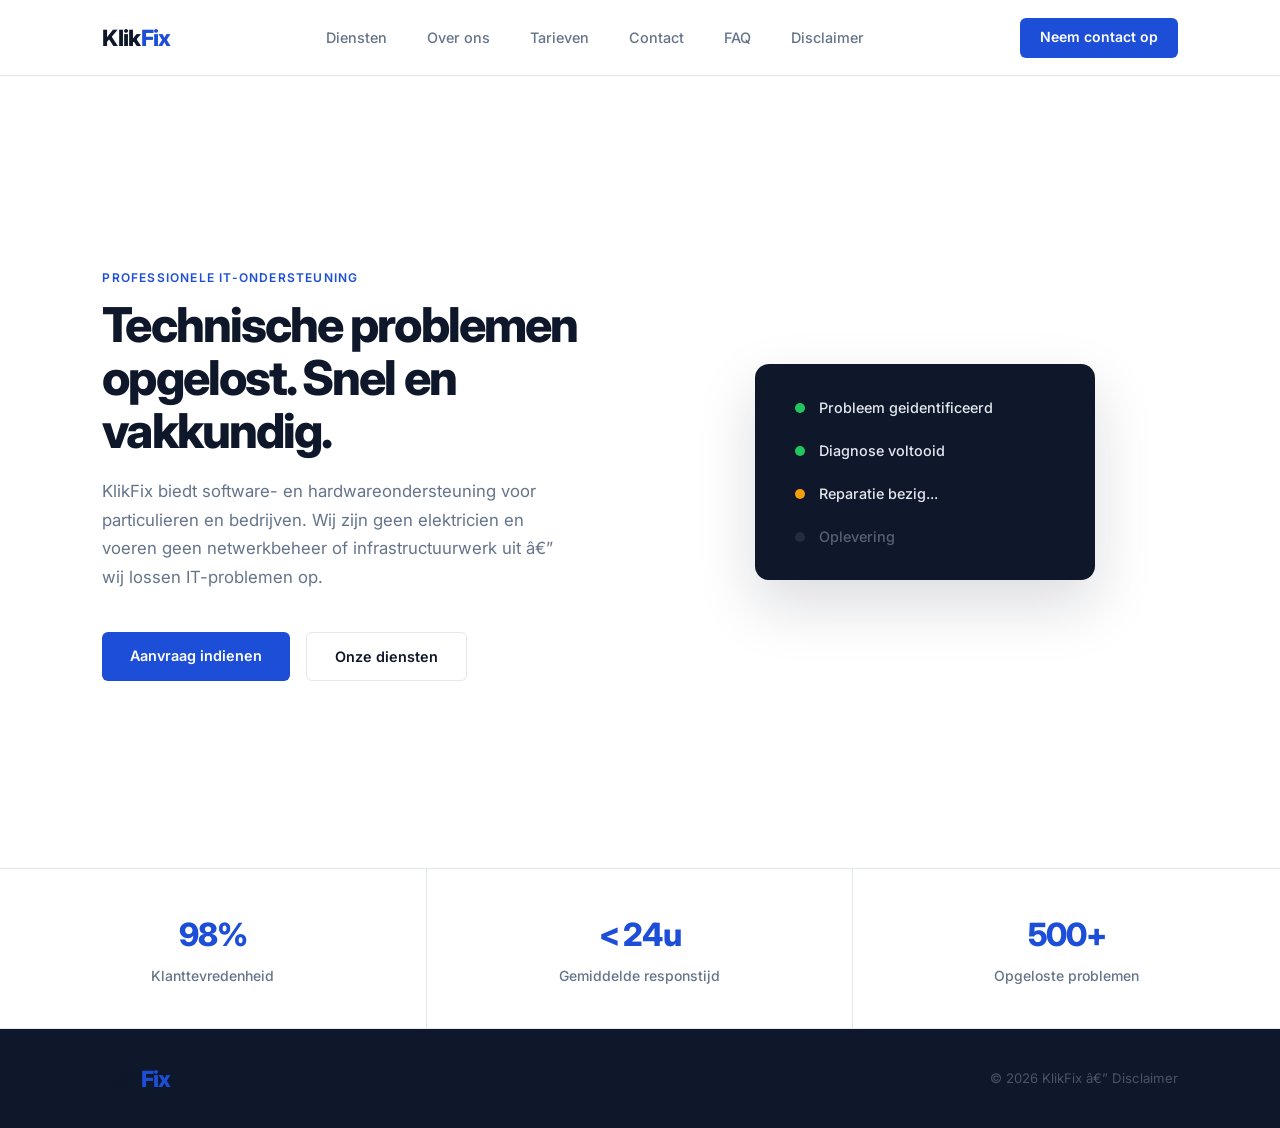
<file: index.html>
﻿<!DOCTYPE html>
<html lang="nl">
<head>
  <meta charset="UTF-8" />
  <meta name="viewport" content="width=device-width, initial-scale=1.0" />
  <title>KlikFix â€” IT-ondersteuning op maat</title>
  <link rel="stylesheet" href="style.css" />
  <link href="https://fonts.googleapis.com/css2?family=Inter:wght@400;500;600;700;800&display=swap" rel="stylesheet" />
</head>
<body>

  <nav>
    <div class="logo">Klik<span>Fix</span></div>
    <ul>
      <li><a href="diensten.html">Diensten</a></li>
      <li><a href="over.html">Over ons</a></li>
      <li><a href="tarieven.html">Tarieven</a></li>
      <li><a href="contact.html">Contact</a></li>
      <li><a href="faq.html">FAQ</a></li>
      <li><a href="disclaimer.html">Disclaimer</a></li>
    </ul>
    <a href="contact.html" class="nav-cta">Neem contact op</a>
  </nav>

  <section class="hero">
    <div class="hero-content">
      <p class="label">Professionele IT-ondersteuning</p>
      <h1>Technische problemen opgelost. Snel en vakkundig.</h1>
      <p class="sub">KlikFix biedt software- en hardwareondersteuning voor particulieren en bedrijven. Wij zijn geen elektricien en voeren geen netwerkbeheer of infrastructuurwerk uit â€” wij lossen IT-problemen op.</p>
      <div class="hero-actions">
        <a href="contact.html" class="btn btn-primary">Aanvraag indienen</a>
        <a href="diensten.html" class="btn btn-ghost">Onze diensten</a>
      </div>
    </div>
    <div class="hero-visual">
      <div class="visual-card">
        <div class="vc-row">
          <div class="vc-dot green"></div>
          <span>Probleem geidentificeerd</span>
        </div>
        <div class="vc-row">
          <div class="vc-dot green"></div>
          <span>Diagnose voltooid</span>
        </div>
        <div class="vc-row">
          <div class="vc-dot yellow"></div>
          <span>Reparatie bezig...</span>
        </div>
        <div class="vc-row muted">
          <div class="vc-dot grey"></div>
          <span>Oplevering</span>
        </div>
      </div>
    </div>
  </section>

  <section class="stats">
    <div class="stat">
      <h3>98%</h3>
      <p>Klanttevredenheid</p>
    </div>
    <div class="stat">
      <h3>&lt; 24u</h3>
      <p>Gemiddelde responstijd</p>
    </div>
    <div class="stat">
      <h3>500+</h3>
      <p>Opgeloste problemen</p>
    </div>
  </section>

  <footer>
    <div class="footer-inner">
      <div class="logo">Klik<span>Fix</span></div>
      <p>&copy; 2026 KlikFix â€” <a href="disclaimer.html">Disclaimer</a></p>
    </div>
  </footer>

</body>
</html>
</file>
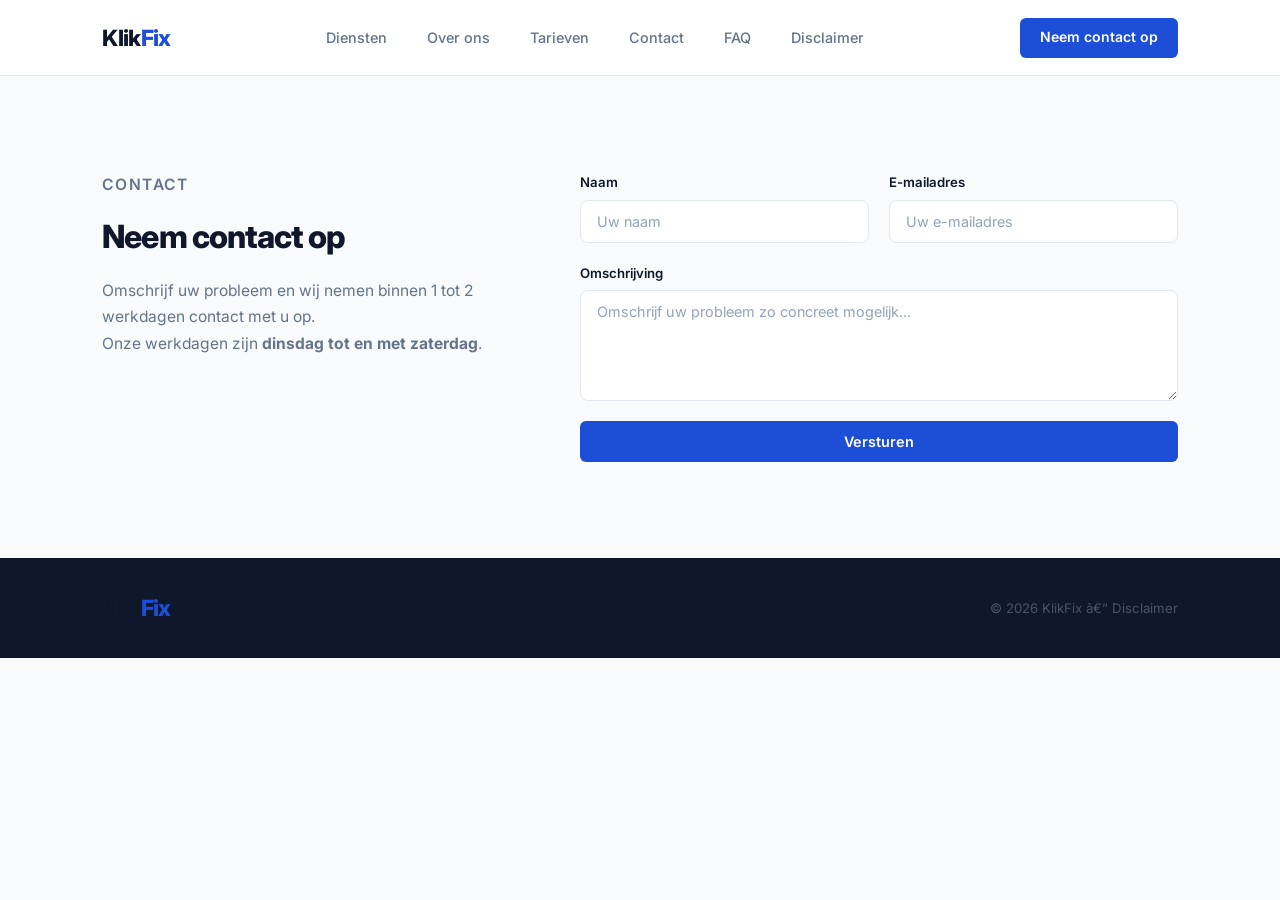
<file: contact.html>
﻿<!DOCTYPE html>
<html lang="nl">
<head>
  <meta charset="UTF-8" />
  <meta name="viewport" content="width=device-width, initial-scale=1.0" />
  <title>Contact â€” KlikFix</title>
  <link rel="stylesheet" href="style.css" />
  <link href="https://fonts.googleapis.com/css2?family=Inter:wght@400;500;600;700;800&display=swap" rel="stylesheet" />
</head>
<body>

  <nav>
    <div class="logo"><a href="index.html">Klik<span>Fix</span></a></div>
    <ul>
      <li><a href="diensten.html">Diensten</a></li>
      <li><a href="over.html">Over ons</a></li>
      <li><a href="tarieven.html">Tarieven</a></li>
      <li><a href="contact.html">Contact</a></li>
      <li><a href="faq.html">FAQ</a></li>
      <li><a href="disclaimer.html">Disclaimer</a></li>
    </ul>
    <a href="contact.html" class="nav-cta">Neem contact op</a>
  </nav>

  <section class="contact">
    <div class="contact-inner">
      <div class="contact-info">
        <p class="label">Contact</p>
        <h2>Neem contact op</h2>
        <p>Omschrijf uw probleem en wij nemen binnen 1 tot 2 werkdagen contact met u op.</p>
        <p>Onze werkdagen zijn <strong>dinsdag tot en met zaterdag</strong>.</p>
      </div>
      <form action="https://api.web3forms.com/submit" method="POST">
        <input type="hidden" name="access_key" value="61ce45ed-4424-487a-93ce-0e3988a70748" />
        <input type="hidden" name="subject" value="Nieuw bericht via KlikFix" />
        <input type="hidden" name="redirect" value="https://klikfix.online" />
        <div class="form-rij">
          <div class="form-groep">
            <label>Naam</label>
            <input type="text" name="name" placeholder="Uw naam" required />
          </div>
          <div class="form-groep">
            <label>E-mailadres</label>
            <input type="email" name="email" placeholder="Uw e-mailadres" required />
          </div>
        </div>
        <div class="form-groep">
          <label>Omschrijving</label>
          <textarea name="message" rows="5" placeholder="Omschrijf uw probleem zo concreet mogelijk..."></textarea>
        </div>
        <button type="submit" class="btn btn-primary">Versturen</button>
      </form>
    </div>
  </section>

  <footer>
    <div class="footer-inner">
      <div class="logo"><a href="index.html">Klik<span>Fix</span></a></div>
      <p>&copy; 2026 KlikFix â€” <a href="disclaimer.html">Disclaimer</a></p>
    </div>
  </footer>

</body>
</html>
</file>
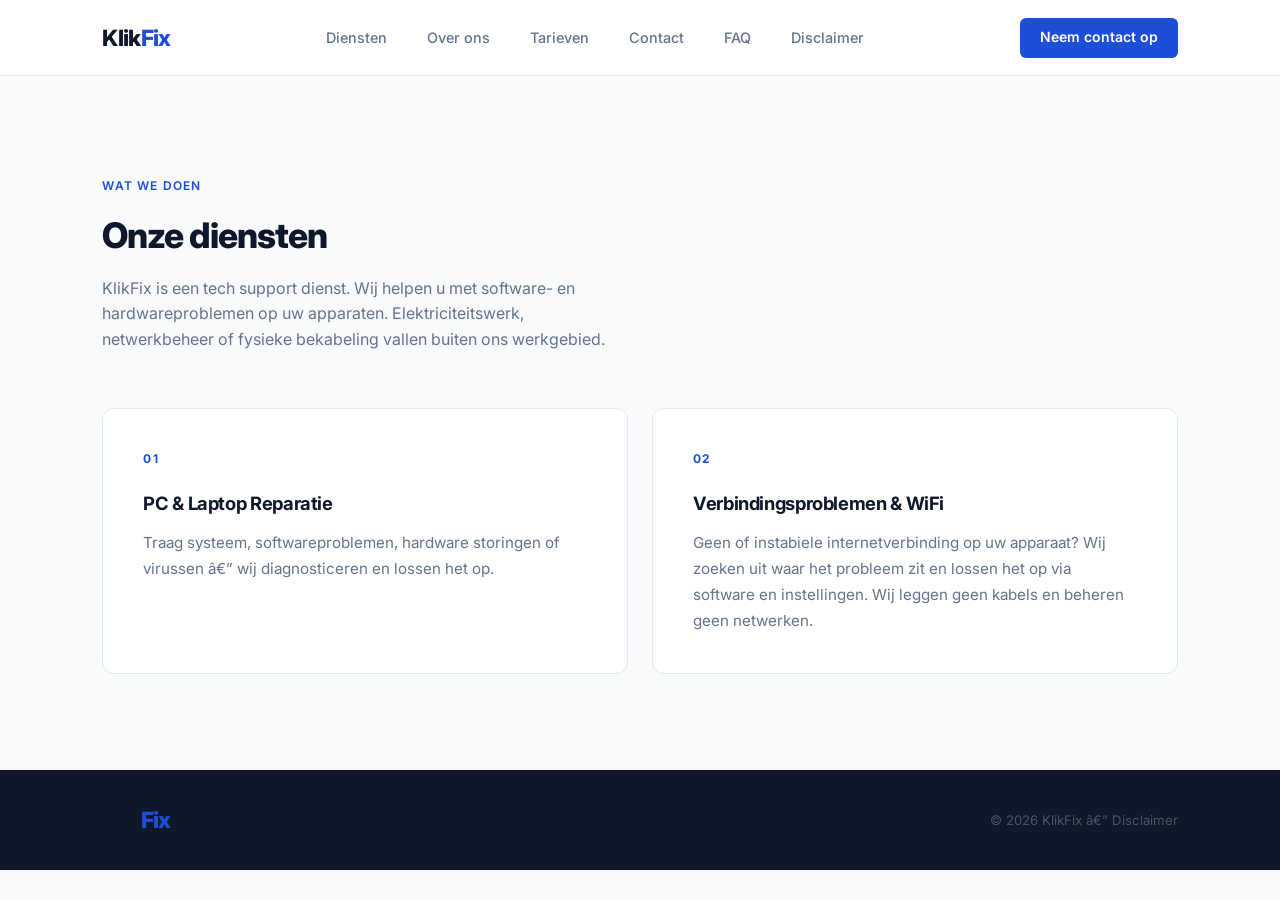
<file: diensten.html>
﻿<!DOCTYPE html>
<html lang="nl">
<head>
  <meta charset="UTF-8" />
  <meta name="viewport" content="width=device-width, initial-scale=1.0" />
  <title>Diensten â€” KlikFix</title>
  <link rel="stylesheet" href="style.css" />
  <link href="https://fonts.googleapis.com/css2?family=Inter:wght@400;500;600;700;800&display=swap" rel="stylesheet" />
</head>
<body>

  <nav>
    <div class="logo"><a href="index.html">Klik<span>Fix</span></a></div>
    <ul>
      <li><a href="diensten.html">Diensten</a></li>
      <li><a href="over.html">Over ons</a></li>
      <li><a href="tarieven.html">Tarieven</a></li>
      <li><a href="contact.html">Contact</a></li>
      <li><a href="faq.html">FAQ</a></li>
      <li><a href="disclaimer.html">Disclaimer</a></li>
    </ul>
    <a href="contact.html" class="nav-cta">Neem contact op</a>
  </nav>

  <section class="diensten">
    <div class="sectie-header">
      <p class="label">Wat we doen</p>
      <h2>Onze diensten</h2>
      <p class="sectie-sub">KlikFix is een tech support dienst. Wij helpen u met software- en hardwareproblemen op uw apparaten. Elektriciteitswerk, netwerkbeheer of fysieke bekabeling vallen buiten ons werkgebied.</p>
    </div>
    <div class="kaarten">
      <div class="kaart">
        <div class="kaart-nummer">01</div>
        <h3>PC & Laptop Reparatie</h3>
        <p>Traag systeem, softwareproblemen, hardware storingen of virussen â€” wij diagnosticeren en lossen het op.</p>
      </div>
      <div class="kaart">
        <div class="kaart-nummer">02</div>
        <h3>Verbindingsproblemen & WiFi</h3>
        <p>Geen of instabiele internetverbinding op uw apparaat? Wij zoeken uit waar het probleem zit en lossen het op via software en instellingen. Wij leggen geen kabels en beheren geen netwerken.</p>
      </div>
    </div>
  </section>

  <footer>
    <div class="footer-inner">
      <div class="logo"><a href="index.html">Klik<span>Fix</span></a></div>
      <p>&copy; 2026 KlikFix â€” <a href="disclaimer.html">Disclaimer</a></p>
    </div>
  </footer>

</body>
</html>
</file>
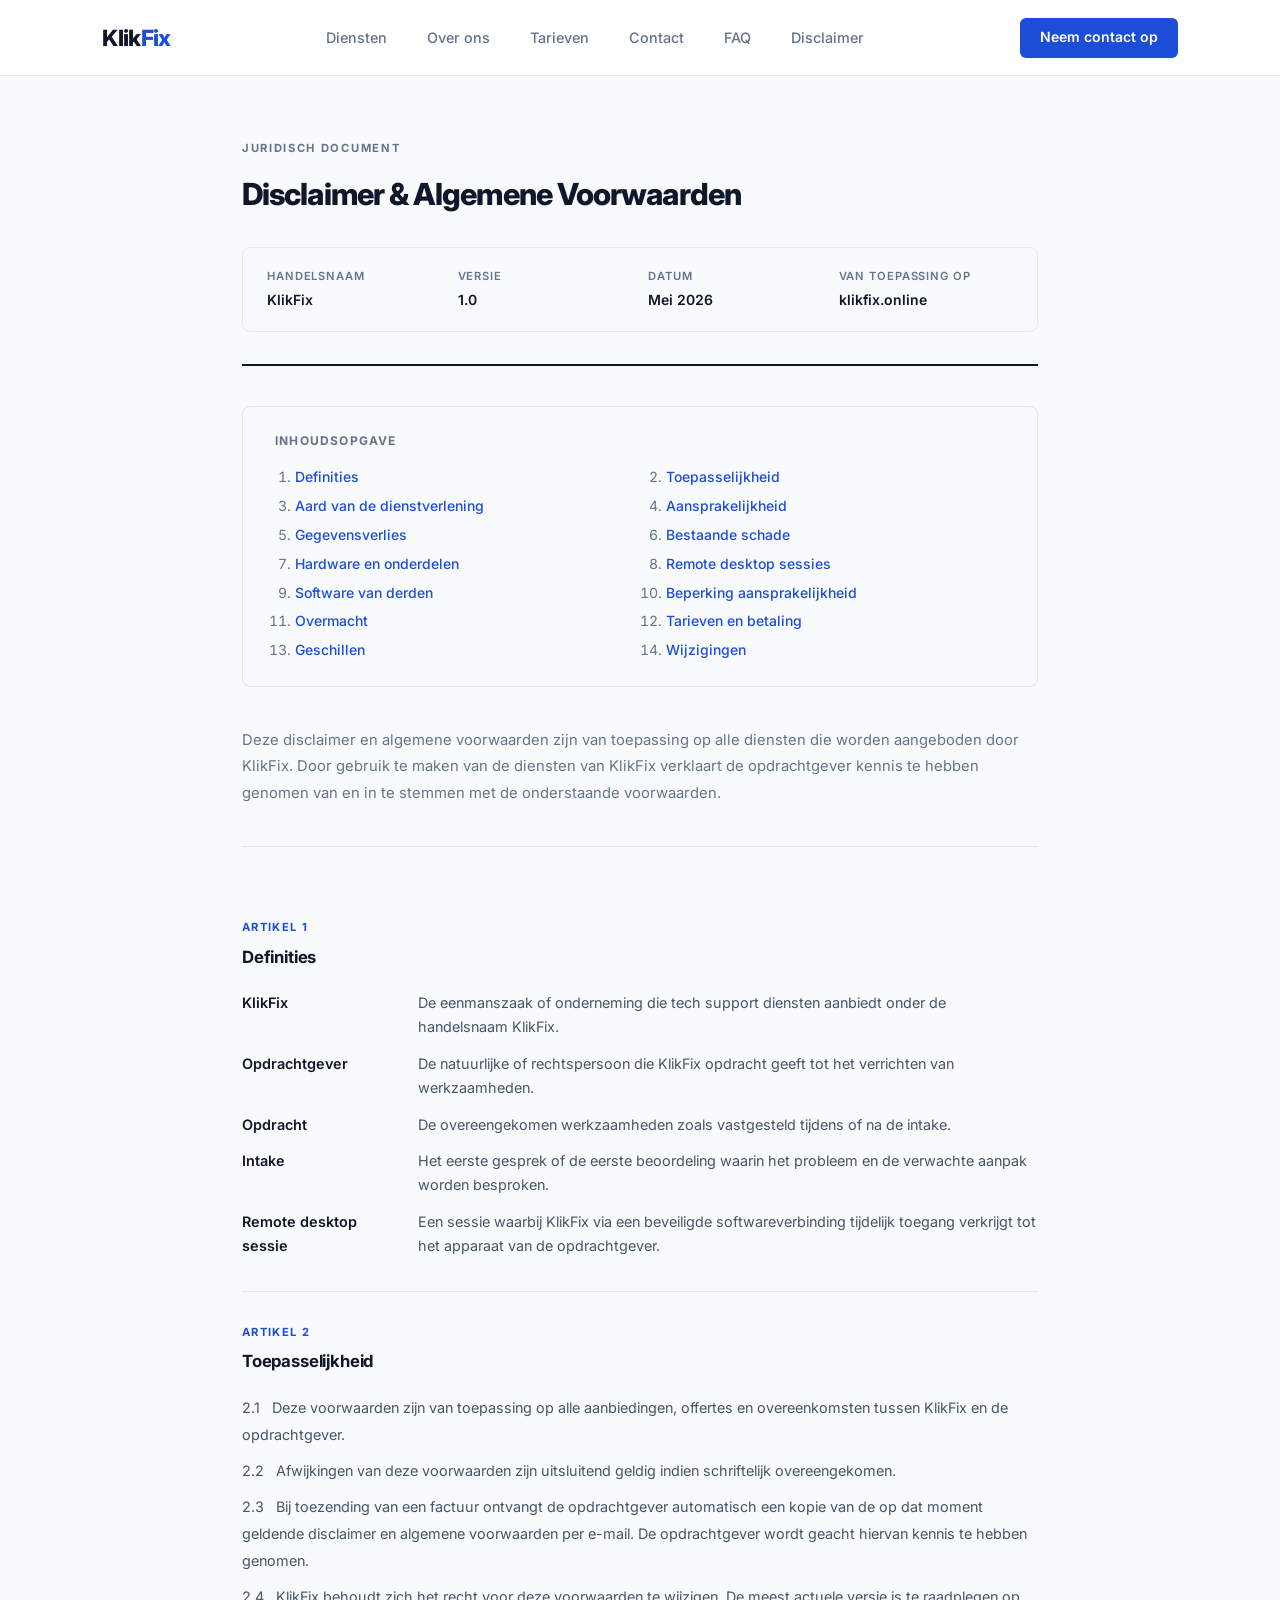
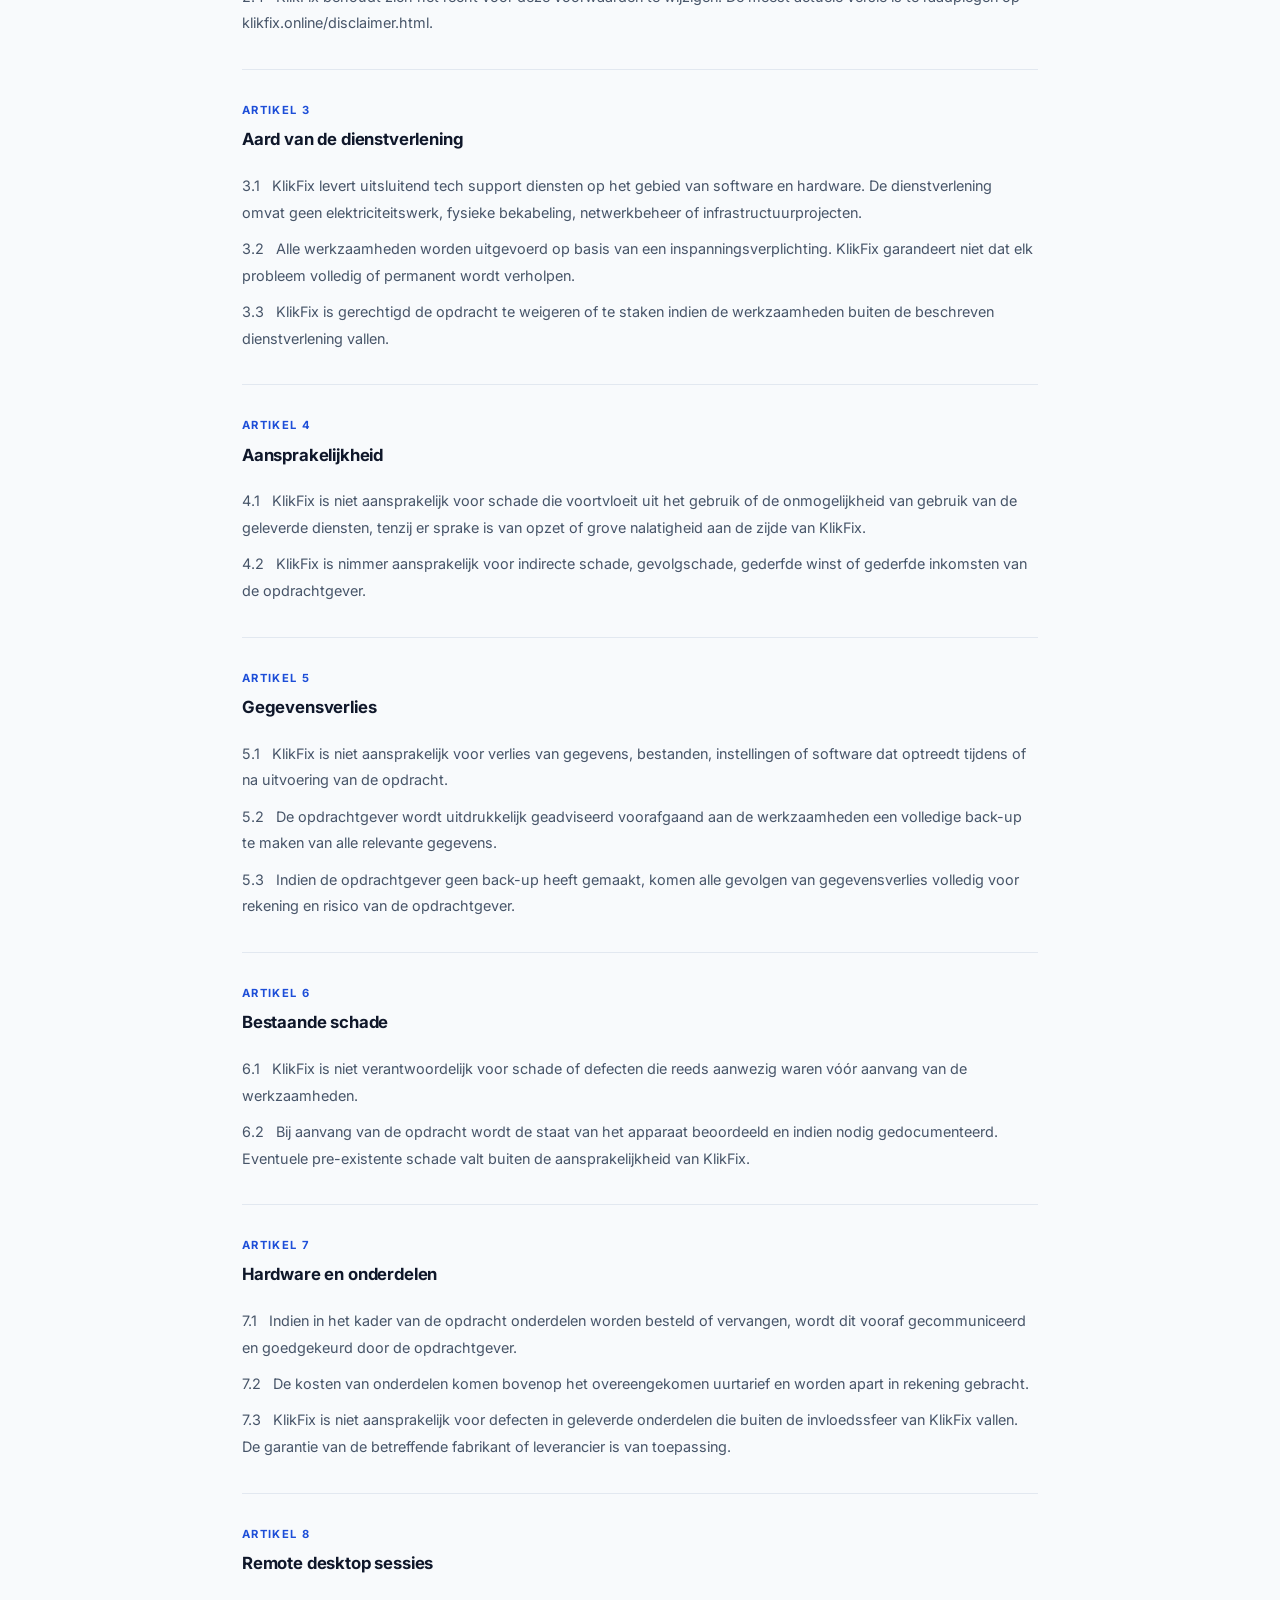
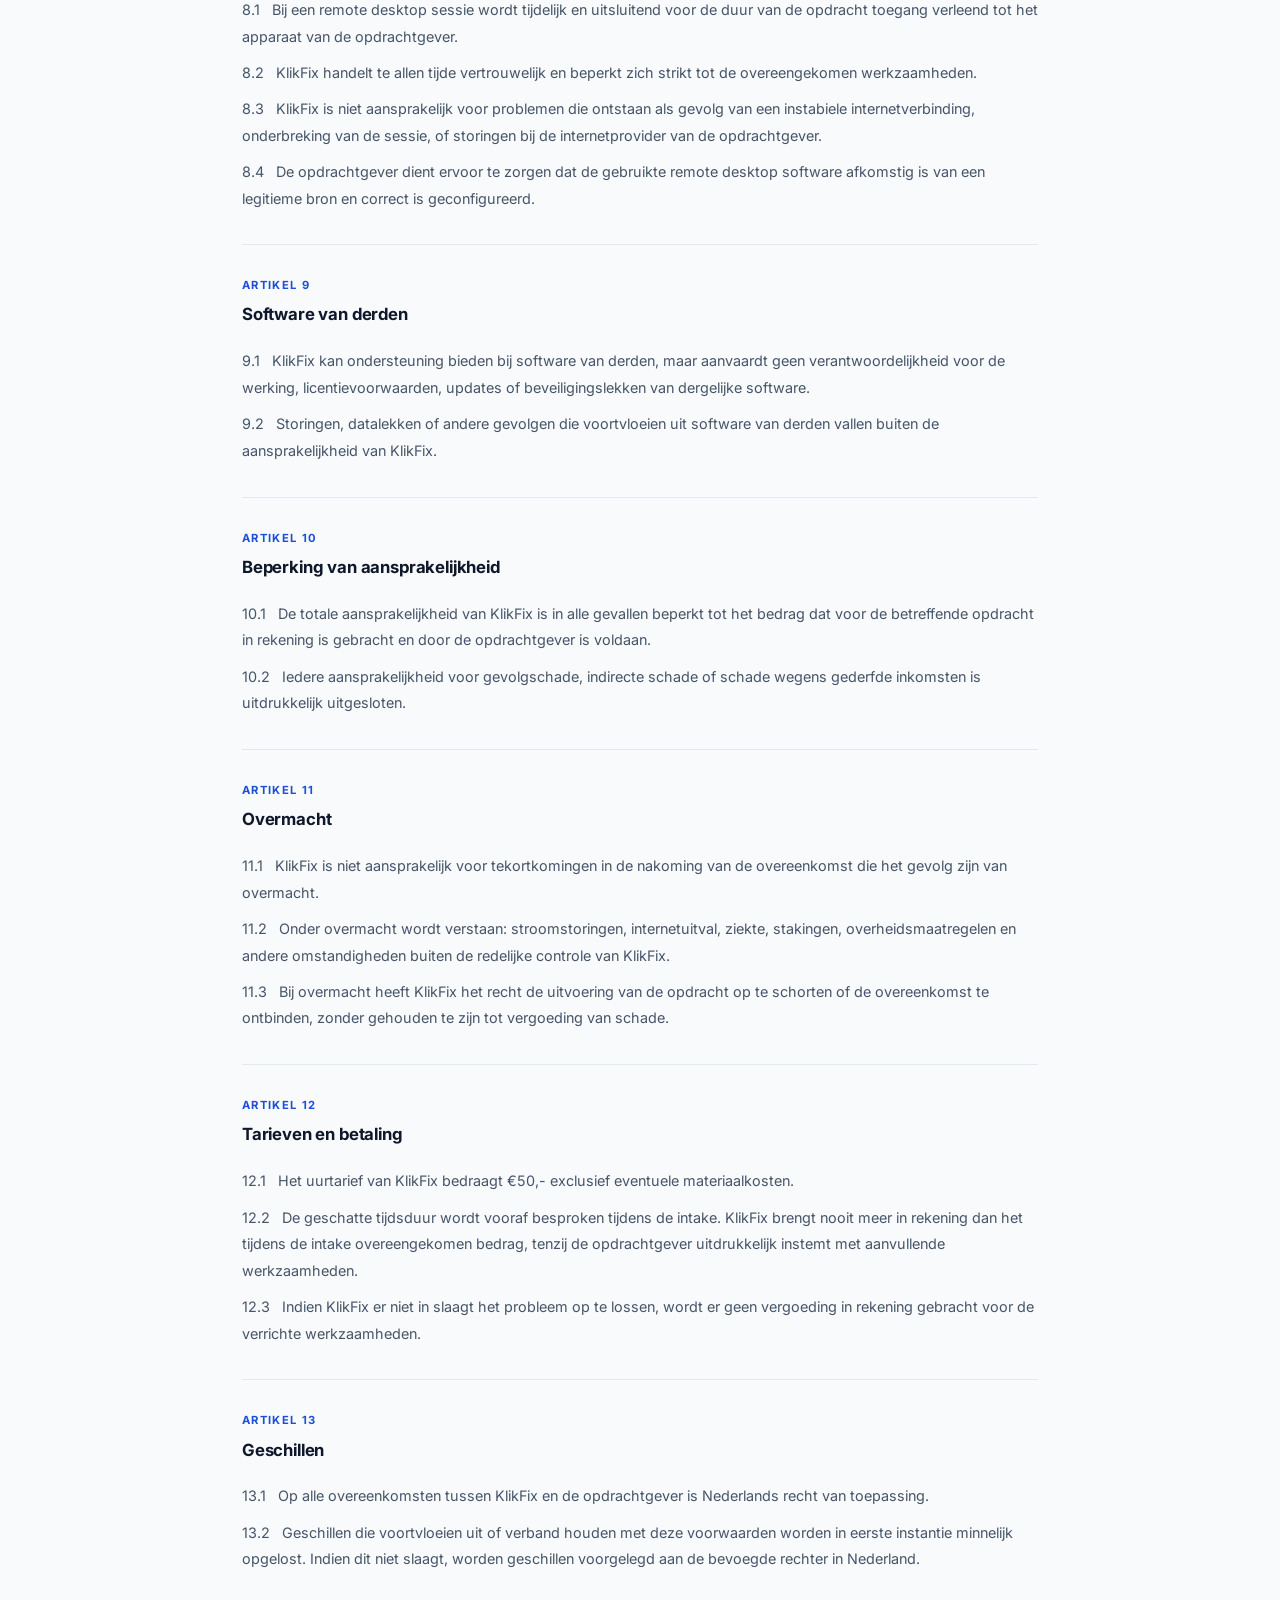
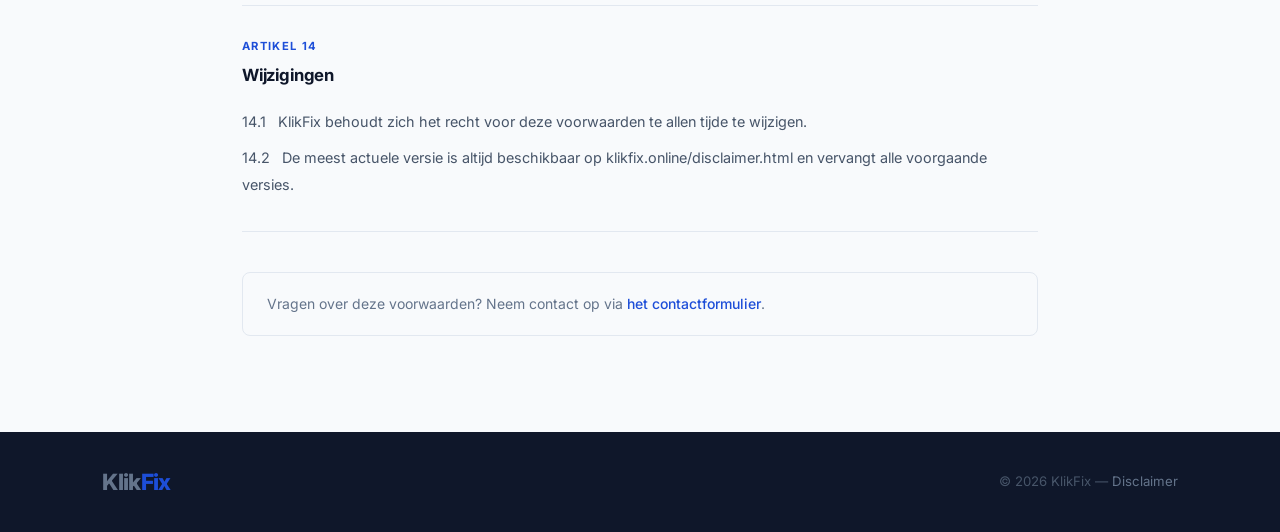
<file: disclaimer.html>
<!DOCTYPE html>
<html lang="nl">
<head>
  <meta charset="UTF-8" />
  <meta name="viewport" content="width=device-width, initial-scale=1.0" />
  <title>Disclaimer & Algemene Voorwaarden — KlikFix</title>
  <link rel="stylesheet" href="style.css" />
  <link rel="stylesheet" href="disclaimer.css" />
  <link href="https://fonts.googleapis.com/css2?family=Inter:wght@400;500;600;700;800&display=swap" rel="stylesheet" />
</head>
<body>

  <nav>
    <div class="logo"><a href="index.html">Klik<span>Fix</span></a></div>
    <ul>
      <li><a href="diensten.html">Diensten</a></li>
      <li><a href="over.html">Over ons</a></li>
      <li><a href="tarieven.html">Tarieven</a></li>
      <li><a href="contact.html">Contact</a></li>
      <li><a href="faq.html">FAQ</a></li>
      <li><a href="disclaimer.html">Disclaimer</a></li>
    </ul>
    <a href="contact.html" class="nav-cta">Neem contact op</a>
  </nav>

  <div class="legal-wrapper">

    <div class="legal-header">
      <p class="legal-doc-label">Juridisch document</p>
      <h1>Disclaimer &amp; Algemene Voorwaarden</h1>
      <div class="legal-meta">
        <div class="legal-meta-item">
          <span class="legal-meta-key">Handelsnaam</span>
          <span class="legal-meta-val">KlikFix</span>
        </div>
        <div class="legal-meta-item">
          <span class="legal-meta-key">Versie</span>
          <span class="legal-meta-val">1.0</span>
        </div>
        <div class="legal-meta-item">
          <span class="legal-meta-key">Datum</span>
          <span class="legal-meta-val">Mei 2026</span>
        </div>
        <div class="legal-meta-item">
          <span class="legal-meta-key">Van toepassing op</span>
          <span class="legal-meta-val">klikfix.online</span>
        </div>
      </div>
    </div>

    <div class="legal-body">

      <div class="legal-toc">
        <p class="legal-toc-title">Inhoudsopgave</p>
        <ol>
          <li><a href="#art1">Definities</a></li>
          <li><a href="#art2">Toepasselijkheid</a></li>
          <li><a href="#art3">Aard van de dienstverlening</a></li>
          <li><a href="#art4">Aansprakelijkheid</a></li>
          <li><a href="#art5">Gegevensverlies</a></li>
          <li><a href="#art6">Bestaande schade</a></li>
          <li><a href="#art7">Hardware en onderdelen</a></li>
          <li><a href="#art8">Remote desktop sessies</a></li>
          <li><a href="#art9">Software van derden</a></li>
          <li><a href="#art10">Beperking aansprakelijkheid</a></li>
          <li><a href="#art11">Overmacht</a></li>
          <li><a href="#art12">Tarieven en betaling</a></li>
          <li><a href="#art13">Geschillen</a></li>
          <li><a href="#art14">Wijzigingen</a></li>
        </ol>
      </div>

      <div class="legal-intro">
        <p>Deze disclaimer en algemene voorwaarden zijn van toepassing op alle diensten die worden aangeboden door KlikFix. Door gebruik te maken van de diensten van KlikFix verklaart de opdrachtgever kennis te hebben genomen van en in te stemmen met de onderstaande voorwaarden.</p>
      </div>

      <div class="legal-artikel" id="art1">
        <div class="legal-artikel-nr">Artikel 1</div>
        <h2>Definities</h2>
        <div class="legal-definitie-lijst">
          <div class="legal-definitie">
            <span class="definitie-term">KlikFix</span>
            <span class="definitie-omschrijving">De eenmanszaak of onderneming die tech support diensten aanbiedt onder de handelsnaam KlikFix.</span>
          </div>
          <div class="legal-definitie">
            <span class="definitie-term">Opdrachtgever</span>
            <span class="definitie-omschrijving">De natuurlijke of rechtspersoon die KlikFix opdracht geeft tot het verrichten van werkzaamheden.</span>
          </div>
          <div class="legal-definitie">
            <span class="definitie-term">Opdracht</span>
            <span class="definitie-omschrijving">De overeengekomen werkzaamheden zoals vastgesteld tijdens of na de intake.</span>
          </div>
          <div class="legal-definitie">
            <span class="definitie-term">Intake</span>
            <span class="definitie-omschrijving">Het eerste gesprek of de eerste beoordeling waarin het probleem en de verwachte aanpak worden besproken.</span>
          </div>
          <div class="legal-definitie">
            <span class="definitie-term">Remote desktop sessie</span>
            <span class="definitie-omschrijving">Een sessie waarbij KlikFix via een beveiligde softwareverbinding tijdelijk toegang verkrijgt tot het apparaat van de opdrachtgever.</span>
          </div>
        </div>
      </div>

      <div class="legal-artikel" id="art2">
        <div class="legal-artikel-nr">Artikel 2</div>
        <h2>Toepasselijkheid</h2>
        <p>2.1 &nbsp; Deze voorwaarden zijn van toepassing op alle aanbiedingen, offertes en overeenkomsten tussen KlikFix en de opdrachtgever.</p>
        <p>2.2 &nbsp; Afwijkingen van deze voorwaarden zijn uitsluitend geldig indien schriftelijk overeengekomen.</p>
        <p>2.3 &nbsp; Bij toezending van een factuur ontvangt de opdrachtgever automatisch een kopie van de op dat moment geldende disclaimer en algemene voorwaarden per e-mail. De opdrachtgever wordt geacht hiervan kennis te hebben genomen.</p>
        <p>2.4 &nbsp; KlikFix behoudt zich het recht voor deze voorwaarden te wijzigen. De meest actuele versie is te raadplegen op klikfix.online/disclaimer.html.</p>
      </div>

      <div class="legal-artikel" id="art3">
        <div class="legal-artikel-nr">Artikel 3</div>
        <h2>Aard van de dienstverlening</h2>
        <p>3.1 &nbsp; KlikFix levert uitsluitend tech support diensten op het gebied van software en hardware. De dienstverlening omvat geen elektriciteitswerk, fysieke bekabeling, netwerkbeheer of infrastructuurprojecten.</p>
        <p>3.2 &nbsp; Alle werkzaamheden worden uitgevoerd op basis van een inspanningsverplichting. KlikFix garandeert niet dat elk probleem volledig of permanent wordt verholpen.</p>
        <p>3.3 &nbsp; KlikFix is gerechtigd de opdracht te weigeren of te staken indien de werkzaamheden buiten de beschreven dienstverlening vallen.</p>
      </div>

      <div class="legal-artikel" id="art4">
        <div class="legal-artikel-nr">Artikel 4</div>
        <h2>Aansprakelijkheid</h2>
        <p>4.1 &nbsp; KlikFix is niet aansprakelijk voor schade die voortvloeit uit het gebruik of de onmogelijkheid van gebruik van de geleverde diensten, tenzij er sprake is van opzet of grove nalatigheid aan de zijde van KlikFix.</p>
        <p>4.2 &nbsp; KlikFix is nimmer aansprakelijk voor indirecte schade, gevolgschade, gederfde winst of gederfde inkomsten van de opdrachtgever.</p>
      </div>

      <div class="legal-artikel" id="art5">
        <div class="legal-artikel-nr">Artikel 5</div>
        <h2>Gegevensverlies</h2>
        <p>5.1 &nbsp; KlikFix is niet aansprakelijk voor verlies van gegevens, bestanden, instellingen of software dat optreedt tijdens of na uitvoering van de opdracht.</p>
        <p>5.2 &nbsp; De opdrachtgever wordt uitdrukkelijk geadviseerd voorafgaand aan de werkzaamheden een volledige back-up te maken van alle relevante gegevens.</p>
        <p>5.3 &nbsp; Indien de opdrachtgever geen back-up heeft gemaakt, komen alle gevolgen van gegevensverlies volledig voor rekening en risico van de opdrachtgever.</p>
      </div>

      <div class="legal-artikel" id="art6">
        <div class="legal-artikel-nr">Artikel 6</div>
        <h2>Bestaande schade</h2>
        <p>6.1 &nbsp; KlikFix is niet verantwoordelijk voor schade of defecten die reeds aanwezig waren v&oacute;&oacute;r aanvang van de werkzaamheden.</p>
        <p>6.2 &nbsp; Bij aanvang van de opdracht wordt de staat van het apparaat beoordeeld en indien nodig gedocumenteerd. Eventuele pre-existente schade valt buiten de aansprakelijkheid van KlikFix.</p>
      </div>

      <div class="legal-artikel" id="art7">
        <div class="legal-artikel-nr">Artikel 7</div>
        <h2>Hardware en onderdelen</h2>
        <p>7.1 &nbsp; Indien in het kader van de opdracht onderdelen worden besteld of vervangen, wordt dit vooraf gecommuniceerd en goedgekeurd door de opdrachtgever.</p>
        <p>7.2 &nbsp; De kosten van onderdelen komen bovenop het overeengekomen uurtarief en worden apart in rekening gebracht.</p>
        <p>7.3 &nbsp; KlikFix is niet aansprakelijk voor defecten in geleverde onderdelen die buiten de invloedssfeer van KlikFix vallen. De garantie van de betreffende fabrikant of leverancier is van toepassing.</p>
      </div>

      <div class="legal-artikel" id="art8">
        <div class="legal-artikel-nr">Artikel 8</div>
        <h2>Remote desktop sessies</h2>
        <p>8.1 &nbsp; Bij een remote desktop sessie wordt tijdelijk en uitsluitend voor de duur van de opdracht toegang verleend tot het apparaat van de opdrachtgever.</p>
        <p>8.2 &nbsp; KlikFix handelt te allen tijde vertrouwelijk en beperkt zich strikt tot de overeengekomen werkzaamheden.</p>
        <p>8.3 &nbsp; KlikFix is niet aansprakelijk voor problemen die ontstaan als gevolg van een instabiele internetverbinding, onderbreking van de sessie, of storingen bij de internetprovider van de opdrachtgever.</p>
        <p>8.4 &nbsp; De opdrachtgever dient ervoor te zorgen dat de gebruikte remote desktop software afkomstig is van een legitieme bron en correct is geconfigureerd.</p>
      </div>

      <div class="legal-artikel" id="art9">
        <div class="legal-artikel-nr">Artikel 9</div>
        <h2>Software van derden</h2>
        <p>9.1 &nbsp; KlikFix kan ondersteuning bieden bij software van derden, maar aanvaardt geen verantwoordelijkheid voor de werking, licentievoorwaarden, updates of beveiligingslekken van dergelijke software.</p>
        <p>9.2 &nbsp; Storingen, datalekken of andere gevolgen die voortvloeien uit software van derden vallen buiten de aansprakelijkheid van KlikFix.</p>
      </div>

      <div class="legal-artikel" id="art10">
        <div class="legal-artikel-nr">Artikel 10</div>
        <h2>Beperking van aansprakelijkheid</h2>
        <p>10.1 &nbsp; De totale aansprakelijkheid van KlikFix is in alle gevallen beperkt tot het bedrag dat voor de betreffende opdracht in rekening is gebracht en door de opdrachtgever is voldaan.</p>
        <p>10.2 &nbsp; Iedere aansprakelijkheid voor gevolgschade, indirecte schade of schade wegens gederfde inkomsten is uitdrukkelijk uitgesloten.</p>
      </div>

      <div class="legal-artikel" id="art11">
        <div class="legal-artikel-nr">Artikel 11</div>
        <h2>Overmacht</h2>
        <p>11.1 &nbsp; KlikFix is niet aansprakelijk voor tekortkomingen in de nakoming van de overeenkomst die het gevolg zijn van overmacht.</p>
        <p>11.2 &nbsp; Onder overmacht wordt verstaan: stroomstoringen, internetuitval, ziekte, stakingen, overheidsmaatregelen en andere omstandigheden buiten de redelijke controle van KlikFix.</p>
        <p>11.3 &nbsp; Bij overmacht heeft KlikFix het recht de uitvoering van de opdracht op te schorten of de overeenkomst te ontbinden, zonder gehouden te zijn tot vergoeding van schade.</p>
      </div>

      <div class="legal-artikel" id="art12">
        <div class="legal-artikel-nr">Artikel 12</div>
        <h2>Tarieven en betaling</h2>
        <p>12.1 &nbsp; Het uurtarief van KlikFix bedraagt &euro;50,- exclusief eventuele materiaalkosten.</p>
        <p>12.2 &nbsp; De geschatte tijdsduur wordt vooraf besproken tijdens de intake. KlikFix brengt nooit meer in rekening dan het tijdens de intake overeengekomen bedrag, tenzij de opdrachtgever uitdrukkelijk instemt met aanvullende werkzaamheden.</p>
        <p>12.3 &nbsp; Indien KlikFix er niet in slaagt het probleem op te lossen, wordt er geen vergoeding in rekening gebracht voor de verrichte werkzaamheden.</p>
      </div>

      <div class="legal-artikel" id="art13">
        <div class="legal-artikel-nr">Artikel 13</div>
        <h2>Geschillen</h2>
        <p>13.1 &nbsp; Op alle overeenkomsten tussen KlikFix en de opdrachtgever is Nederlands recht van toepassing.</p>
        <p>13.2 &nbsp; Geschillen die voortvloeien uit of verband houden met deze voorwaarden worden in eerste instantie minnelijk opgelost. Indien dit niet slaagt, worden geschillen voorgelegd aan de bevoegde rechter in Nederland.</p>
      </div>

      <div class="legal-artikel" id="art14">
        <div class="legal-artikel-nr">Artikel 14</div>
        <h2>Wijzigingen</h2>
        <p>14.1 &nbsp; KlikFix behoudt zich het recht voor deze voorwaarden te allen tijde te wijzigen.</p>
        <p>14.2 &nbsp; De meest actuele versie is altijd beschikbaar op klikfix.online/disclaimer.html en vervangt alle voorgaande versies.</p>
      </div>

      <div class="legal-footer-note">
        <p>Vragen over deze voorwaarden? Neem contact op via <a href="contact.html">het contactformulier</a>.</p>
      </div>

    </div>
  </div>

  <footer>
    <div class="footer-inner">
      <div class="logo"><a href="index.html">Klik<span>Fix</span></a></div>
      <p>&copy; 2026 KlikFix — <a href="disclaimer.html">Disclaimer</a></p>
    </div>
  </footer>

</body>
</html>
</file>
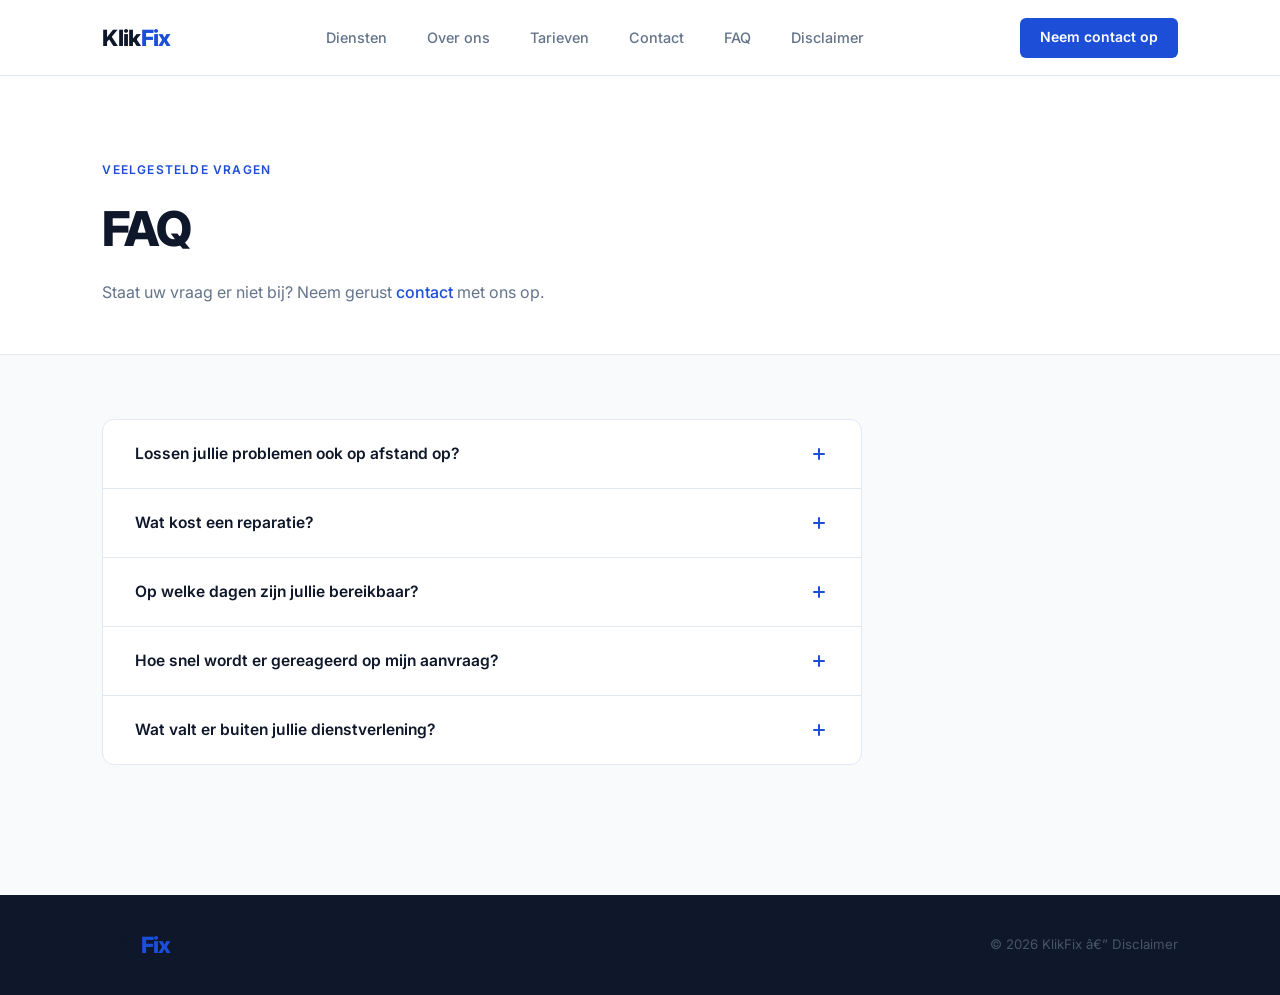
<file: faq.html>
﻿<!DOCTYPE html>
<html lang="nl">
<head>
  <meta charset="UTF-8" />
  <meta name="viewport" content="width=device-width, initial-scale=1.0" />
  <title>FAQ â€” KlikFix</title>
  <link rel="stylesheet" href="style.css" />
  <link rel="stylesheet" href="faq.css" />
  <link href="https://fonts.googleapis.com/css2?family=Inter:wght@400;500;600;700;800&display=swap" rel="stylesheet" />
</head>
<body>

  <!-- NAVBAR -->
  <nav>
    <div class="logo"><a href="index.html">Klik<span>Fix</span></a></div>
    <ul>
      <li><a href="diensten.html">Diensten</a></li>
      <li><a href="over.html">Over ons</a></li>
      <li><a href="tarieven.html">Tarieven</a></li>
      <li><a href="contact.html">Contact</a></li>
      <li><a href="faq.html">FAQ</a></li>
      <li><a href="disclaimer.html">Disclaimer</a></li>
    </ul>
    <a href="contact.html" class="nav-cta">Neem contact op</a>
  </nav>

  <!-- HEADER -->
  <section class="faq-header">
    <p class="label">Veelgestelde vragen</p>
    <h1>FAQ</h1>
    <p class="sub">Staat uw vraag er niet bij? Neem gerust <a href="index.html#contact">contact</a> met ons op.</p>
  </section>

  <!-- FAQ -->
  <section class="faq-sectie">
    <div class="faq-lijst">

      <div class="faq-item">
        <button class="faq-vraag" aria-expanded="false">
          Lossen jullie problemen ook op afstand op?
          <span class="faq-icoon"></span>
        </button>
        <div class="faq-antwoord">
          <p>Ja, waar mogelijk lossen wij problemen op via <strong>remote desktop</strong>. Via een beveiligde verbinding nemen wij tijdelijk de controle over uw computer over en lossen het probleem direct op â€” zonder dat u ergens naartoe hoeft. Dit is in veel gevallen sneller en eenvoudiger dan een bezoek ter plaatse.</p>
        </div>
      </div>

      <div class="faq-item">
        <button class="faq-vraag" aria-expanded="false">
          Wat kost een reparatie?
          <span class="faq-icoon"></span>
        </button>
        <div class="faq-antwoord">
          <p>Wij werken met vaste, transparante tarieven. Na een korte intake geven wij u altijd een duidelijke prijsopgave voordat wij aan de slag gaan. Wij vragen <strong>nooit meer dan het bedrag dat tijdens de intake is afgesproken</strong> â€” wat er ook gebeurt. Geen verrassingen, geen verborgen kosten.</p>
        </div>
      </div>

      <div class="faq-item">
        <button class="faq-vraag" aria-expanded="false">
          Op welke dagen zijn jullie bereikbaar?
          <span class="faq-icoon"></span>
        </button>
        <div class="faq-antwoord">
          <p>Wij zijn bereikbaar van <strong>dinsdag tot en met zaterdag</strong>. Op aanvragen die buiten deze dagen binnenkomen reageren wij op de eerstvolgende werkdag.</p>
        </div>
      </div>

      <div class="faq-item">
        <button class="faq-vraag" aria-expanded="false">
          Hoe snel wordt er gereageerd op mijn aanvraag?
          <span class="faq-icoon"></span>
        </button>
        <div class="faq-antwoord">
          <p>Wij streven ernaar binnen <strong>1 tot 2 werkdagen</strong> te reageren op uw aanvraag.</p>
        </div>
      </div>

      <div class="faq-item">
        <button class="faq-vraag" aria-expanded="false">
          Wat valt er buiten jullie dienstverlening?
          <span class="faq-icoon"></span>
        </button>
        <div class="faq-antwoord">
          <p>KlikFix richt zich uitsluitend op software- en hardwareproblemen. Wij voeren geen elektriciteitswerk uit, leggen geen kabels en doen geen netwerkbeheer of infrastructuurprojecten.</p>
        </div>
      </div>

    </div>
  </section>

  <!-- FOOTER -->
  <footer>
    <div class="footer-inner">
      <div class="logo">Klik<span>Fix</span></div>
      <p>&copy; 2026 KlikFix â€” <a href="disclaimer.html">Disclaimer</a></p>
    </div>
  </footer>

  <script>
    document.querySelectorAll('.faq-vraag').forEach(btn => {
      btn.addEventListener('click', () => {
        const expanded = btn.getAttribute('aria-expanded') === 'true';
        document.querySelectorAll('.faq-vraag').forEach(b => b.setAttribute('aria-expanded', 'false'));
        btn.setAttribute('aria-expanded', !expanded);
      });
    });
  </script>

</body>
</html>
</file>
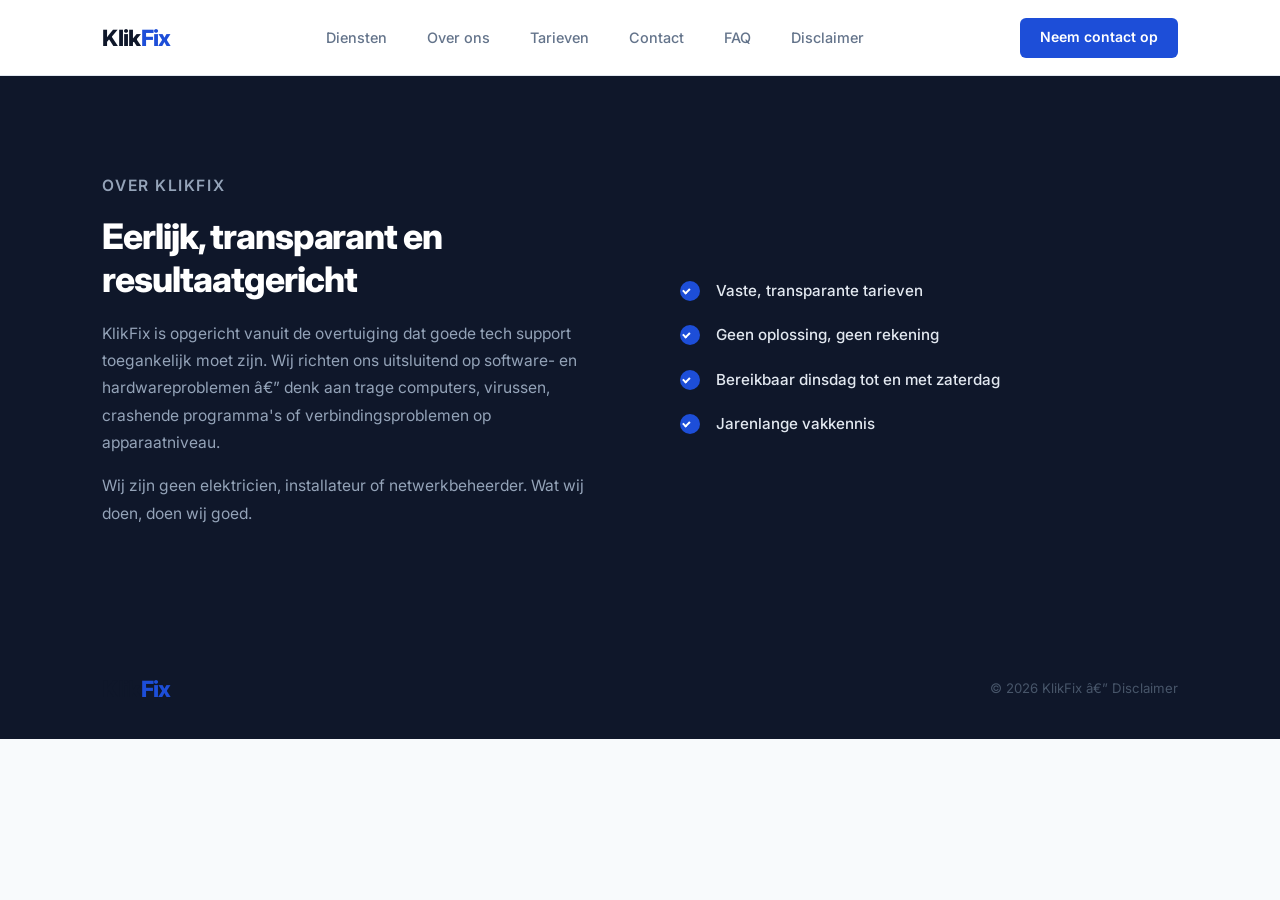
<file: over.html>
﻿<!DOCTYPE html>
<html lang="nl">
<head>
  <meta charset="UTF-8" />
  <meta name="viewport" content="width=device-width, initial-scale=1.0" />
  <title>Over ons â€” KlikFix</title>
  <link rel="stylesheet" href="style.css" />
  <link href="https://fonts.googleapis.com/css2?family=Inter:wght@400;500;600;700;800&display=swap" rel="stylesheet" />
</head>
<body>

  <nav>
    <div class="logo"><a href="index.html">Klik<span>Fix</span></a></div>
    <ul>
      <li><a href="diensten.html">Diensten</a></li>
      <li><a href="over.html">Over ons</a></li>
      <li><a href="tarieven.html">Tarieven</a></li>
      <li><a href="contact.html">Contact</a></li>
      <li><a href="faq.html">FAQ</a></li>
      <li><a href="disclaimer.html">Disclaimer</a></li>
    </ul>
    <a href="contact.html" class="nav-cta">Neem contact op</a>
  </nav>

  <section class="over">
    <div class="over-inner">
      <div class="over-tekst">
        <p class="label label-light">Over KlikFix</p>
        <h2>Eerlijk, transparant en resultaatgericht</h2>
        <p>KlikFix is opgericht vanuit de overtuiging dat goede tech support toegankelijk moet zijn. Wij richten ons uitsluitend op software- en hardwareproblemen â€” denk aan trage computers, virussen, crashende programma's of verbindingsproblemen op apparaatniveau.</p>
        <p>Wij zijn geen elektricien, installateur of netwerkbeheerder. Wat wij doen, doen wij goed.</p>
      </div>
      <div class="over-lijst">
        <div class="over-item">
          <div class="check"></div>
          <span>Vaste, transparante tarieven</span>
        </div>
        <div class="over-item">
          <div class="check"></div>
          <span>Geen oplossing, geen rekening</span>
        </div>
        <div class="over-item">
          <div class="check"></div>
          <span>Bereikbaar dinsdag tot en met zaterdag</span>
        </div>
        <div class="over-item">
          <div class="check"></div>
          <span>Jarenlange vakkennis</span>
        </div>
      </div>
    </div>
  </section>

  <footer>
    <div class="footer-inner">
      <div class="logo"><a href="index.html">Klik<span>Fix</span></a></div>
      <p>&copy; 2026 KlikFix â€” <a href="disclaimer.html">Disclaimer</a></p>
    </div>
  </footer>

</body>
</html>
</file>
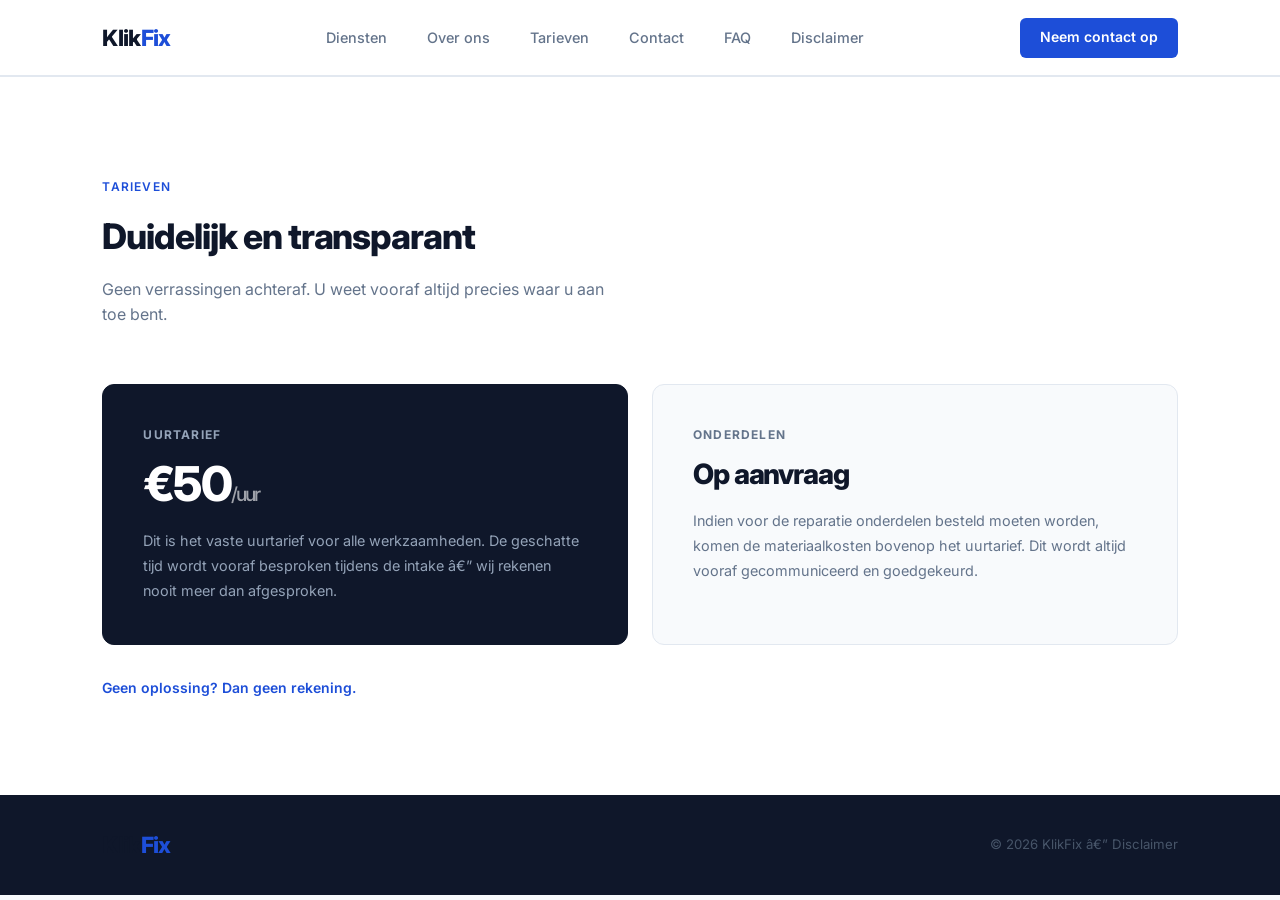
<file: tarieven.html>
﻿<!DOCTYPE html>
<html lang="nl">
<head>
  <meta charset="UTF-8" />
  <meta name="viewport" content="width=device-width, initial-scale=1.0" />
  <title>Tarieven â€” KlikFix</title>
  <link rel="stylesheet" href="style.css" />
  <link href="https://fonts.googleapis.com/css2?family=Inter:wght@400;500;600;700;800&display=swap" rel="stylesheet" />
</head>
<body>

  <nav>
    <div class="logo"><a href="index.html">Klik<span>Fix</span></a></div>
    <ul>
      <li><a href="diensten.html">Diensten</a></li>
      <li><a href="over.html">Over ons</a></li>
      <li><a href="tarieven.html">Tarieven</a></li>
      <li><a href="contact.html">Contact</a></li>
      <li><a href="faq.html">FAQ</a></li>
      <li><a href="disclaimer.html">Disclaimer</a></li>
    </ul>
    <a href="contact.html" class="nav-cta">Neem contact op</a>
  </nav>

  <section class="tarieven">
    <div class="sectie-header">
      <p class="label">Tarieven</p>
      <h2>Duidelijk en transparant</h2>
      <p class="sectie-sub">Geen verrassingen achteraf. U weet vooraf altijd precies waar u aan toe bent.</p>
    </div>
    <div class="tarieven-kaarten">
      <div class="tarief-kaart tarief-hoofd">
        <p class="tarief-label">Uurtarief</p>
        <div class="tarief-prijs">&euro;50<span>/uur</span></div>
        <p class="tarief-omschrijving">Dit is het vaste uurtarief voor alle werkzaamheden. De geschatte tijd wordt vooraf besproken tijdens de intake â€” wij rekenen nooit meer dan afgesproken.</p>
      </div>
      <div class="tarief-kaart">
        <p class="tarief-label">Onderdelen</p>
        <div class="tarief-prijs tarief-pm">Op aanvraag</div>
        <p class="tarief-omschrijving">Indien voor de reparatie onderdelen besteld moeten worden, komen de materiaalkosten bovenop het uurtarief. Dit wordt altijd vooraf gecommuniceerd en goedgekeurd.</p>
      </div>
    </div>
    <p class="tarieven-voetnoot">Geen oplossing? Dan geen rekening.</p>
  </section>

  <footer>
    <div class="footer-inner">
      <div class="logo"><a href="index.html">Klik<span>Fix</span></a></div>
      <p>&copy; 2026 KlikFix â€” <a href="disclaimer.html">Disclaimer</a></p>
    </div>
  </footer>

</body>
</html>
</file>
<file: style.css>
/* RESET & BASE */
* {
  margin: 0;
  padding: 0;
  box-sizing: border-box;
}

:root {
  --accent: #1d4ed8;
  --accent-dark: #1e3a8a;
  --text: #0f172a;
  --muted: #64748b;
  --bg: #f8fafc;
  --white: #ffffff;
  --border: #e2e8f0;
}

html {
  scroll-behavior: smooth;
}

body {
  font-family: 'Inter', 'Segoe UI', sans-serif;
  color: var(--text);
  background: var(--bg);
  line-height: 1.6;
  -webkit-font-smoothing: antialiased;
}

a {
  text-decoration: none;
  color: inherit;
}

/* LABEL */
.label {
  display: inline-block;
  font-size: 0.75rem;
  font-weight: 600;
  letter-spacing: 0.1em;
  text-transform: uppercase;
  color: var(--accent);
  margin-bottom: 0.75rem;
}

.label-light {
  color: #93c5fd;
}

/* NAVBAR */
nav {
  display: flex;
  justify-content: space-between;
  align-items: center;
  padding: 1.1rem 8%;
  background: var(--white);
  border-bottom: 1px solid var(--border);
  position: sticky;
  top: 0;
  z-index: 100;
}

.logo {
  font-size: 1.4rem;
  font-weight: 800;
  letter-spacing: -0.03em;
  color: var(--text);
}

.logo span {
  color: var(--accent);
}

nav ul {
  list-style: none;
  display: flex;
  gap: 2.5rem;
}

nav ul a {
  font-size: 0.9rem;
  font-weight: 500;
  color: var(--muted);
  transition: color 0.15s;
}

nav ul a:hover {
  color: var(--text);
}

.nav-cta {
  font-size: 0.875rem;
  font-weight: 600;
  color: var(--white);
  background: var(--accent);
  padding: 0.55rem 1.25rem;
  border-radius: 6px;
  transition: background 0.15s;
}

.nav-cta:hover {
  background: var(--accent-dark);
}

/* BUTTONS */
.btn {
  display: inline-block;
  font-size: 0.9rem;
  font-weight: 600;
  padding: 0.75rem 1.75rem;
  border-radius: 6px;
  border: none;
  cursor: pointer;
  transition: all 0.15s;
  font-family: inherit;
}

.btn-primary {
  background: var(--accent);
  color: var(--white);
}

.btn-primary:hover {
  background: var(--accent-dark);
}

.btn-ghost {
  background: transparent;
  color: var(--text);
  border: 1.5px solid var(--border);
}

.btn-ghost:hover {
  border-color: #94a3b8;
  background: var(--white);
}

/* HERO */
.hero {
  display: grid;
  grid-template-columns: 1fr 1fr;
  align-items: center;
  gap: 4rem;
  padding: 6rem 8%;
  min-height: 88vh;
  background: var(--white);
}

.hero-content h1 {
  font-size: 3rem;
  font-weight: 800;
  line-height: 1.1;
  letter-spacing: -0.04em;
  color: var(--text);
  margin-bottom: 1.25rem;
}

.hero-content .sub {
  font-size: 1.05rem;
  color: var(--muted);
  max-width: 460px;
  margin-bottom: 2.5rem;
  line-height: 1.7;
}

.hero-actions {
  display: flex;
  gap: 1rem;
  flex-wrap: wrap;
}

/* HERO VISUAL */
.hero-visual {
  display: flex;
  justify-content: center;
}

.visual-card {
  background: var(--text);
  border-radius: 14px;
  padding: 2rem 2.5rem;
  display: flex;
  flex-direction: column;
  gap: 1.25rem;
  width: 100%;
  max-width: 340px;
  box-shadow: 0 25px 60px rgba(15, 23, 42, 0.15);
}

.vc-row {
  display: flex;
  align-items: center;
  gap: 0.875rem;
  font-size: 0.9rem;
  font-weight: 500;
  color: #e2e8f0;
}

.vc-row.muted {
  opacity: 0.35;
}

.vc-dot {
  width: 10px;
  height: 10px;
  border-radius: 50%;
  flex-shrink: 0;
}

.vc-dot.green  { background: #22c55e; }
.vc-dot.yellow { background: #f59e0b; }
.vc-dot.grey   { background: #475569; }

/* STATS */
.stats {
  display: grid;
  grid-template-columns: repeat(3, 1fr);
  border-top: 1px solid var(--border);
  border-bottom: 1px solid var(--border);
  background: var(--white);
}

.stat {
  padding: 2.5rem;
  text-align: center;
  border-right: 1px solid var(--border);
}

.stat:last-child {
  border-right: none;
}

.stat h3 {
  font-size: 2rem;
  font-weight: 800;
  letter-spacing: -0.04em;
  color: var(--accent);
  margin-bottom: 0.3rem;
}

.stat p {
  font-size: 0.875rem;
  color: var(--muted);
  font-weight: 500;
}

/* DIENSTEN */
.diensten {
  padding: 6rem 8%;
  background: var(--bg);
}

.sectie-header {
  margin-bottom: 3.5rem;
}

.sectie-header h2 {
  font-size: 2.2rem;
  font-weight: 800;
  letter-spacing: -0.03em;
  margin-bottom: 0.75rem;
}

.sectie-sub {
  color: var(--muted);
  max-width: 520px;
  font-size: 1rem;
}

.kaarten {
  display: grid;
  grid-template-columns: repeat(auto-fit, minmax(280px, 1fr));
  gap: 1.5rem;
}

.kaart {
  background: var(--white);
  border: 1px solid var(--border);
  border-radius: 12px;
  padding: 2.5rem;
  transition: box-shadow 0.2s, transform 0.2s;
}

.kaart:hover {
  box-shadow: 0 12px 40px rgba(15, 23, 42, 0.08);
  transform: translateY(-3px);
}

.kaart-nummer {
  font-size: 0.75rem;
  font-weight: 700;
  letter-spacing: 0.1em;
  color: var(--accent);
  margin-bottom: 1.25rem;
}

.kaart h3 {
  font-size: 1.15rem;
  font-weight: 700;
  margin-bottom: 0.75rem;
  letter-spacing: -0.02em;
}

.kaart p {
  color: var(--muted);
  font-size: 0.95rem;
  line-height: 1.7;
}

/* TARIEVEN */
.tarieven {
  padding: 6rem 8%;
  background: var(--white);
  border-top: 1px solid var(--border);
}

.tarieven-kaarten {
  display: grid;
  grid-template-columns: repeat(auto-fit, minmax(280px, 1fr));
  gap: 1.5rem;
  margin-bottom: 2rem;
}

.tarief-kaart {
  border: 1px solid var(--border);
  border-radius: 12px;
  padding: 2.5rem;
  background: var(--bg);
}

.tarief-kaart.tarief-hoofd {
  background: var(--text);
  border-color: var(--text);
  color: var(--white);
}

.tarief-label {
  font-size: 0.75rem;
  font-weight: 700;
  letter-spacing: 0.1em;
  text-transform: uppercase;
  color: var(--muted);
  margin-bottom: 1rem;
}

.tarief-hoofd .tarief-label {
  color: #94a3b8;
}

.tarief-prijs {
  font-size: 3rem;
  font-weight: 800;
  letter-spacing: -0.04em;
  color: var(--white);
  margin-bottom: 1.25rem;
  line-height: 1;
}

.tarief-prijs span {
  font-size: 1.2rem;
  font-weight: 500;
  opacity: 0.6;
}

.tarief-prijs.tarief-pm {
  font-size: 1.75rem;
  color: var(--text);
}

.tarief-omschrijving {
  font-size: 0.9rem;
  line-height: 1.75;
  color: #94a3b8;
}

.tarief-kaart:not(.tarief-hoofd) .tarief-omschrijving {
  color: var(--muted);
}

.tarieven-voetnoot {
  font-size: 0.875rem;
  font-weight: 600;
  color: var(--accent);
}

/* OVER ONS */
.over {
  background: var(--text);
  color: var(--white);
  padding: 6rem 8%;
}

.over-inner {
  display: grid;
  grid-template-columns: 1fr 1fr;
  gap: 5rem;
  align-items: center;
}

.over-tekst h2 {
  font-size: 2.2rem;
  font-weight: 800;
  letter-spacing: -0.03em;
  margin-bottom: 1.25rem;
  line-height: 1.2;
}

.over-tekst p {
  color: #94a3b8;
  font-size: 0.975rem;
  line-height: 1.75;
  margin-bottom: 1rem;
}

.over-lijst {
  display: flex;
  flex-direction: column;
  gap: 1.25rem;
}

.over-item {
  display: flex;
  align-items: center;
  gap: 1rem;
  font-size: 0.95rem;
  font-weight: 500;
  color: #e2e8f0;
}

.check {
  width: 20px;
  height: 20px;
  border-radius: 50%;
  background: var(--accent);
  flex-shrink: 0;
  position: relative;
}

.check::after {
  content: '';
  position: absolute;
  left: 5px;
  top: 9px;
  width: 5px;
  height: 3px;
  border-left: 2px solid white;
  border-bottom: 2px solid white;
  transform: rotate(-45deg) translateY(-3px);
}

/* CONTACT */
.contact {
  padding: 6rem 8%;
  background: var(--bg);
}

.contact-inner {
  display: grid;
  grid-template-columns: 1fr 1.5fr;
  gap: 5rem;
  align-items: start;
}

.contact-info h2 {
  font-size: 2rem;
  font-weight: 800;
  letter-spacing: -0.03em;
  margin-bottom: 1rem;
}

.contact-info p {
  color: var(--muted);
  font-size: 0.975rem;
  line-height: 1.7;
}

form {
  display: flex;
  flex-direction: column;
  gap: 1.25rem;
}

.form-rij {
  display: grid;
  grid-template-columns: 1fr 1fr;
  gap: 1.25rem;
}

.form-groep {
  display: flex;
  flex-direction: column;
  gap: 0.4rem;
}

.form-groep label {
  font-size: 0.825rem;
  font-weight: 600;
  color: var(--text);
}

form input,
form textarea {
  padding: 0.75rem 1rem;
  border: 1.5px solid var(--border);
  border-radius: 8px;
  font-size: 0.9rem;
  font-family: inherit;
  background: var(--white);
  color: var(--text);
  transition: border-color 0.15s;
  outline: none;
  resize: vertical;
}

form input:focus,
form textarea:focus {
  border-color: var(--accent);
}

form input::placeholder,
form textarea::placeholder {
  color: #94a3b8;
}

/* FOOTER */
footer {
  background: var(--text);
  padding: 2rem 8%;
}

.footer-inner {
  display: flex;
  justify-content: space-between;
  align-items: center;
}

.footer-inner p {
  font-size: 0.825rem;
  color: #475569;
}

/* RESPONSIVE */
@media (max-width: 768px) {
  nav ul { display: none; }

  .hero {
    grid-template-columns: 1fr;
    padding: 4rem 6%;
    min-height: auto;
  }

  .hero-content h1 { font-size: 2.2rem; }
  .hero-visual { display: none; }

  .stats { grid-template-columns: 1fr; }
  .stat { border-right: none; border-bottom: 1px solid var(--border); }
  .stat:last-child { border-bottom: none; }

  .over-inner,
  .contact-inner { grid-template-columns: 1fr; gap: 2.5rem; }

  .form-rij { grid-template-columns: 1fr; }

  .footer-inner { flex-direction: column; gap: 0.5rem; text-align: center; }
}
</file>
<file: disclaimer.css>
.legal-wrapper {
  max-width: 860px;
  margin: 0 auto;
  padding: 4rem 2rem 6rem;
}

/* HEADER */
.legal-header {
  border-bottom: 2px solid var(--text);
  padding-bottom: 2rem;
  margin-bottom: 2.5rem;
}

.legal-doc-label {
  font-size: 0.7rem;
  font-weight: 700;
  letter-spacing: 0.15em;
  text-transform: uppercase;
  color: var(--muted);
  margin-bottom: 0.75rem;
}

.legal-header h1 {
  font-size: 1.9rem;
  font-weight: 800;
  letter-spacing: -0.03em;
  color: var(--text);
  margin-bottom: 1.75rem;
}

.legal-meta {
  display: grid;
  grid-template-columns: repeat(auto-fit, minmax(160px, 1fr));
  gap: 1rem;
  background: var(--bg);
  border: 1px solid var(--border);
  border-radius: 8px;
  padding: 1.25rem 1.5rem;
}

.legal-meta-item {
  display: flex;
  flex-direction: column;
  gap: 0.2rem;
}

.legal-meta-key {
  font-size: 0.7rem;
  font-weight: 600;
  letter-spacing: 0.08em;
  text-transform: uppercase;
  color: var(--muted);
}

.legal-meta-val {
  font-size: 0.875rem;
  font-weight: 600;
  color: var(--text);
}

/* BODY */
.legal-body {
  display: flex;
  flex-direction: column;
  gap: 0;
}

/* INHOUDSOPGAVE */
.legal-toc {
  background: var(--bg);
  border: 1px solid var(--border);
  border-radius: 8px;
  padding: 1.5rem 2rem;
  margin-bottom: 2.5rem;
}

.legal-toc-title {
  font-size: 0.75rem;
  font-weight: 700;
  letter-spacing: 0.1em;
  text-transform: uppercase;
  color: var(--muted);
  margin-bottom: 1rem;
}

.legal-toc ol {
  padding-left: 1.25rem;
  display: grid;
  grid-template-columns: 1fr 1fr;
  gap: 0.4rem 2rem;
}

.legal-toc li {
  font-size: 0.875rem;
  color: var(--muted);
}

.legal-toc a {
  color: var(--accent);
  font-weight: 500;
  transition: opacity 0.15s;
}

.legal-toc a:hover {
  opacity: 0.75;
  text-decoration: underline;
}

/* INTRO */
.legal-intro {
  margin-bottom: 2.5rem;
  padding-bottom: 2.5rem;
  border-bottom: 1px solid var(--border);
}

.legal-intro p {
  font-size: 0.925rem;
  color: var(--muted);
  line-height: 1.8;
}

/* ARTIKEL */
.legal-artikel {
  padding: 2rem 0;
  border-bottom: 1px solid var(--border);
  scroll-margin-top: 100px;
}

.legal-artikel:last-of-type {
  border-bottom: none;
}

.legal-artikel-nr {
  font-size: 0.7rem;
  font-weight: 700;
  letter-spacing: 0.12em;
  text-transform: uppercase;
  color: var(--accent);
  margin-bottom: 0.4rem;
}

.legal-artikel h2 {
  font-size: 1.05rem;
  font-weight: 700;
  color: var(--text);
  margin-bottom: 1.25rem;
  letter-spacing: -0.01em;
}

.legal-artikel p {
  font-size: 0.9rem;
  color: #475569;
  line-height: 1.85;
  margin-bottom: 0.6rem;
}

.legal-artikel p:last-child {
  margin-bottom: 0;
}

/* DEFINITIES */
.legal-definitie-lijst {
  display: flex;
  flex-direction: column;
  gap: 0.75rem;
}

.legal-definitie {
  display: grid;
  grid-template-columns: 160px 1fr;
  gap: 1rem;
  font-size: 0.9rem;
  line-height: 1.7;
}

.definitie-term {
  font-weight: 600;
  color: var(--text);
}

.definitie-omschrijving {
  color: #475569;
}

/* FOOTER NOTE */
.legal-footer-note {
  margin-top: 2.5rem;
  padding: 1.25rem 1.5rem;
  background: var(--bg);
  border: 1px solid var(--border);
  border-radius: 8px;
  font-size: 0.875rem;
  color: var(--muted);
}

.legal-footer-note a {
  color: var(--accent);
  font-weight: 500;
}

.legal-footer-note a:hover {
  text-decoration: underline;
}

/* FOOTER LINK */
footer a {
  color: #64748b;
  transition: color 0.15s;
}

footer a:hover {
  color: #94a3b8;
}

/* RESPONSIVE */
@media (max-width: 640px) {
  .legal-toc ol {
    grid-template-columns: 1fr;
  }
  .legal-definitie {
    grid-template-columns: 1fr;
    gap: 0.2rem;
  }
}
</file>
<file: faq.css>
/* FAQ HEADER */
.faq-header {
  background: var(--white);
  padding: 5rem 8% 3rem;
  border-bottom: 1px solid var(--border);
}

.faq-header h1 {
  font-size: 3rem;
  font-weight: 800;
  letter-spacing: -0.04em;
  margin-bottom: 0.75rem;
}

.faq-header .sub {
  color: var(--muted);
  font-size: 1rem;
}

.faq-header .sub a {
  color: var(--accent);
  font-weight: 500;
}

.faq-header .sub a:hover {
  text-decoration: underline;
}

/* FAQ SECTIE */
.faq-sectie {
  padding: 4rem 8%;
  background: var(--bg);
  min-height: 60vh;
}

.faq-lijst {
  max-width: 760px;
  display: flex;
  flex-direction: column;
  gap: 0;
  border: 1px solid var(--border);
  border-radius: 12px;
  overflow: hidden;
  background: var(--white);
}

/* FAQ ITEM */
.faq-item {
  border-bottom: 1px solid var(--border);
}

.faq-item:last-child {
  border-bottom: none;
}

.faq-vraag {
  width: 100%;
  display: flex;
  justify-content: space-between;
  align-items: center;
  padding: 1.5rem 2rem;
  background: none;
  border: none;
  font-family: inherit;
  font-size: 0.975rem;
  font-weight: 600;
  color: var(--text);
  cursor: pointer;
  text-align: left;
  gap: 1rem;
  transition: background 0.15s;
}

.faq-vraag:hover {
  background: var(--bg);
}

/* ICOON */
.faq-icoon {
  flex-shrink: 0;
  width: 20px;
  height: 20px;
  position: relative;
}

.faq-icoon::before,
.faq-icoon::after {
  content: '';
  position: absolute;
  background: var(--accent);
  border-radius: 2px;
  transition: transform 0.25s, opacity 0.25s;
}

.faq-icoon::before {
  width: 12px;
  height: 2px;
  top: 9px;
  left: 4px;
}

.faq-icoon::after {
  width: 2px;
  height: 12px;
  top: 4px;
  left: 9px;
}

.faq-vraag[aria-expanded="true"] .faq-icoon::after {
  transform: rotate(90deg);
  opacity: 0;
}

/* ANTWOORD */
.faq-antwoord {
  max-height: 0;
  overflow: hidden;
  transition: max-height 0.3s ease, padding 0.3s ease;
  padding: 0 2rem;
}

.faq-vraag[aria-expanded="true"] + .faq-antwoord {
  max-height: 400px;
  padding: 0 2rem 1.5rem;
}

.faq-antwoord p {
  color: var(--muted);
  font-size: 0.95rem;
  line-height: 1.75;
}

.faq-antwoord strong {
  color: var(--text);
  font-weight: 600;
}
</file>
